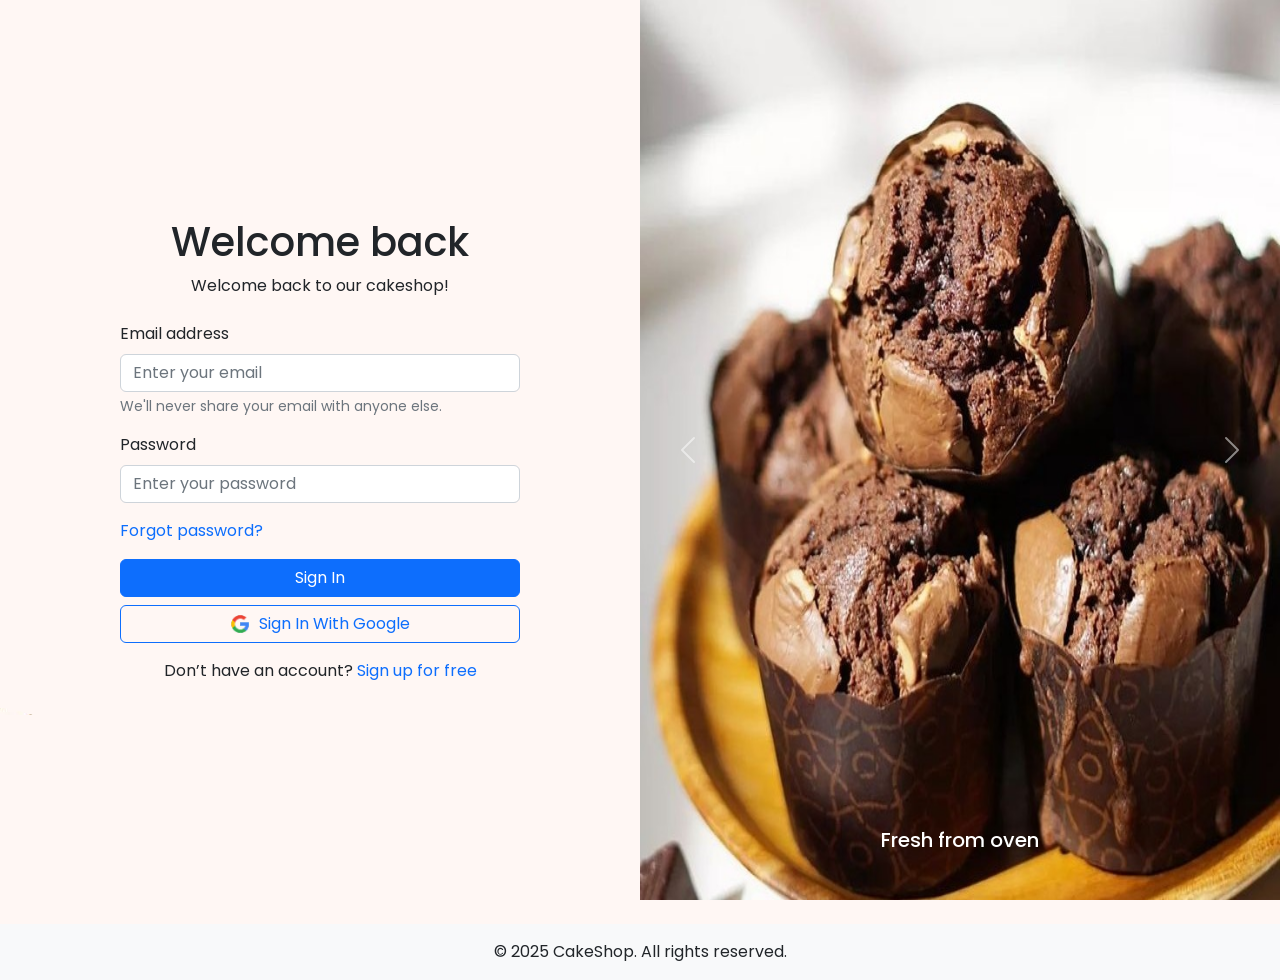
<file: index.html>
<!DOCTYPE html>
<html lang="en">
  <head>
    <meta charset="UTF-8" />
    <meta name="viewport" content="width=device-width, initial-scale=1.0" />
    <title>bakery Login Page</title>
    <link rel="stylesheet" href="css/bootstrap.css" />
    <link rel="stylesheet" href="style.css" />
    <link rel="preconnect" href="https://fonts.googleapis.com" />
    <link rel="preconnect" href="https://fonts.gstatic.com" crossorigin />
    <link
      href="https://fonts.googleapis.com/css2?family=Inter:wght@100..900&family=Poppins:wght@100..900&display=swap"
      rel="stylesheet"
    />
  </head>
  <body>
    <section class="login container-fluid">
      <div class="row min-vh-100">
        <!-- LEFT SIDE -->
        <div class="col-12 col-md-6 d-flex justify-content-center align-items-center p-4">
          <div class="w-100" style="max-width: 400px;">
            <div class="text-center mb-4">
              <h1>Welcome back</h1>
              <p>Welcome back to our cakeshop!</p>
            </div>
            <form>
              <div class="mb-3">
                <label for="exampleInputEmail1" class="form-label">Email address</label>
                <input
                  type="email"
                  class="form-control"
                  id="exampleInputEmail1"
                  aria-describedby="emailHelp"
                  placeholder="Enter your email"
                />
                <div id="emailHelp" class="form-text">
                  We'll never share your email with anyone else.
                </div>
              </div>
              <div class="mb-3">
                <label for="Password" class="form-label">Password</label>
                <input
                  type="password"
                  class="form-control"
                  id="Password"
                  placeholder="Enter your password"
                />
              </div>
              <div class="d-flex justify-content-between mb-3">
                <a href="#" class="text-decoration-none">Forgot password?</a>
              </div>
              <div class="d-grid gap-2 mb-3">
                <a href="page2.html" class="btn btn-primary">Sign In</a>
                <button class="btn btn-outline-primary" type="button">
                  <img src="img/google-logo-9824 1.png" alt="Google" style="width:18px; margin-right:6px;">
                  Sign In With Google
                </button>
              </div>
              <div class="text-center">
                <span>Don’t have an account?
                  <a href="#" class="text-decoration-none">Sign up for free</a>
                </span>
              </div>
            </form>
          </div>
        </div>

        <!-- RIGHT SIDE -->
        <div class="col-12 col-md-6 d-none d-md-block p-0">
          <div id="carouselExampleFade" class="carousel slide carousel-fade h-100" data-bs-ride="carousel">
            <div class="carousel-inner h-100">
              <div class="carousel-item active h-100">
                <img src="img/kue1.jpeg" class="d-block w-100 h-100 object-fit-cover" alt="kue1" />
                <div class="carousel-caption d-none d-md-block">
                  <h5>Fresh from oven</h5>
                </div>
              </div>
              <div class="carousel-item h-100">
                <img src="img/kue2.jpeg" class="d-block w-100 h-100 object-fit-cover" alt="kue2" />
                <div class="carousel-caption d-none d-md-block">
                  <h5>With a magic touch</h5>
                </div>
              </div>
              <div class="carousel-item h-100">
                <img src="img/kue3.jpeg" class="d-block w-100 h-100 object-fit-cover" alt="kue3" />
                <div class="carousel-caption d-none d-md-block">
                  <h5>Your Mood Booster!!!</h5>
                </div>
              </div>
            </div>
            <button class="carousel-control-prev" type="button" data-bs-target="#carouselExampleFade" data-bs-slide="prev">
              <span class="carousel-control-prev-icon"></span>
              <span class="visually-hidden">Previous</span>
            </button>
            <button class="carousel-control-next" type="button" data-bs-target="#carouselExampleFade" data-bs-slide="next">
              <span class="carousel-control-next-icon"></span>
              <span class="visually-hidden">Next</span>
            </button>
          </div>
        </div>
      </div>
    </section>

    <footer class="bg-light text-center py-3 mt-4">
      <p class="mb-0">&copy; 2025 CakeShop. All rights reserved.</p>
    </footer>

    <script src="js/bootstrap.bundle.min.js"></script>
  </body>
</html>
</file>
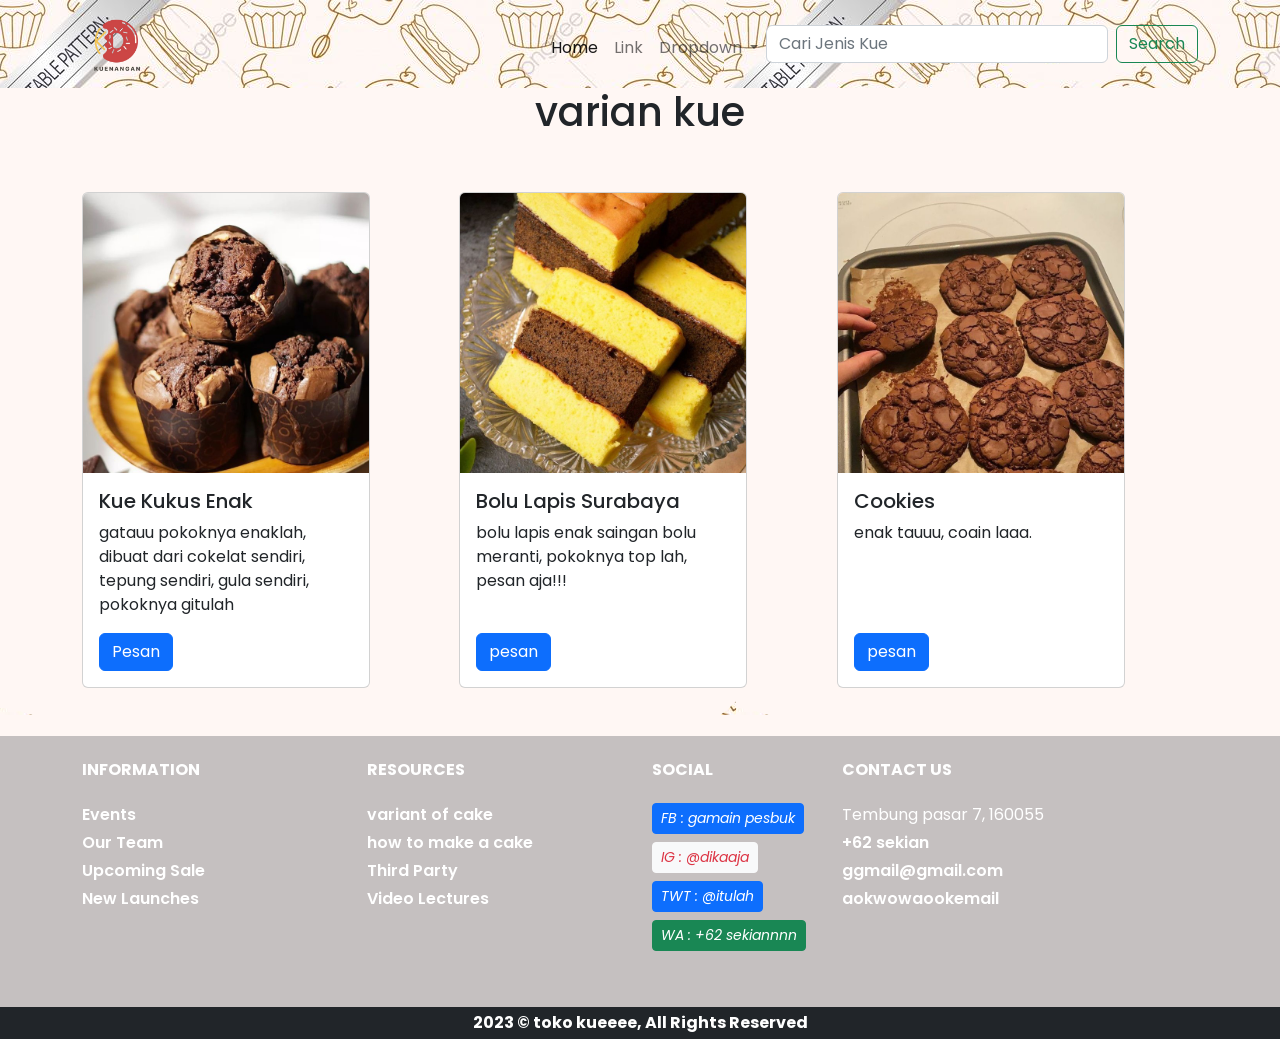
<file: page2.html>
<!DOCTYPE html>
<html lang="en">
  <head>
    <meta charset="UTF-8" />
    <meta name="viewport" content="width=device-width, initial-scale=1.0" />

    <title>Document</title>
  </head>
  <link rel="stylesheet" href="style.css" />
  <link rel="stylesheet" href="css/bootstrap.css" />
  <body class="w-100% h-100%">
    <link rel="preconnect" href="https://fonts.googleapis.com" />
    <link rel="preconnect" href="https://fonts.gstatic.com" crossorigin />
    <link
      href="https://fonts.googleapis.com/css2?family=Inter:ital,opsz,wght@0,14..32,100..900;1,14..32,100..900&family=Poppins:ital,wght@0,100;0,200;0,300;0,400;0,500;0,600;0,700;0,800;0,900;1,100;1,200;1,300;1,400;1,500;1,600;1,700;1,800;1,900&display=swap"
      rel="stylesheet"
    />
    <div class="row">
      <nav class="navbar navbar-expand-lg p-1">
        <div class="container">
          <a class="navbar-brand" href="#"><img src="img/logo.png" alt="logo" width="70"></a>
          <button
            class="navbar-toggler"
            type="button"
            data-bs-toggle="collapse"
            data-bs-target="#navbarSupportedContent"
            aria-controls="navbarSupportedContent"
            aria-expanded="false"
            aria-label="Toggle navigation"
          >
            <span class="navbar-toggler-icon"></span>
          </button>
          <div class="collapse navbar-collapse" id="navbarSupportedContent">
            <ul class="navbar-nav ms-auto mt-2">
              <li class="nav-item">
                <a class="nav-link active" aria-current="page" href="#">Home</a>
              </li>
              <li class="nav-item">
                <a class="nav-link" href="#">Link</a>
              </li>
              <li class="nav-item dropdown">
                <a
                  class="nav-link dropdown-toggle"
                  href="#"
                  role="button"
                  data-bs-toggle="dropdown"
                  aria-expanded="false"
                >
                  Dropdown
                </a>
                <ul class="dropdown-menu">
                  <li><a class="dropdown-item" href="#">Action</a></li>
                  <li><a class="dropdown-item" href="#">Another action</a></li>
                  <li><hr class="dropdown-divider" /></li>
                  <li>
                    <a class="dropdown-item" href="#">Something else here</a>
                  </li>
                </ul>
              </li>
             
            </ul>
            <form class="d-flex" role="search">
              <input
                class="form-control me-2"
                type="search"
                placeholder="Cari Jenis Kue"
                aria-label="Search"
              />
              <button class="btn btn-outline-success" type="submit">
                Search
              </button>
            </form>
          </div>
        </div>
      </nav>
    </div>
    <div class="container"> <div class="judul">
          <h1 class="text-center">varian kue</h1>
        </div></div>
    <div class="row">
      <section class="varian d-flex w-80 h-100%">
       
      </section>
    </div>

    <div class="container my-5">
      
        <div class="row g-3">
          <div class="col-md-4">
            <div class="card h-100" style="width: 18rem">
              <img src="img/kue1.jpeg" class="card-img-top" alt="..." />
              <div class="card-body">
                <h5 class="card-title">Kue Kukus Enak</h5>
                <p class="card-text">
                 gatauu pokoknya enaklah, dibuat dari cokelat sendiri, tepung sendiri, gula sendiri, pokoknya gitulah
                </p>
                <a href="https://www.bing.com/ck/a?!&&p=8044bf9564d7b64b3446257cf7855c9042b5556005f86300075e46a9d85365dfJmltdHM9MTc1OTE5MDQwMA&ptn=3&ver=2&hsh=4&fclid=37cce479-ce01-6dc6-2954-f22ccf446c0c&psq=jual+kue+kukus&u=a1aHR0cHM6Ly9zaG9wZWUuY28uaWQvbGlzdC9LdWUvS3VrdXM" class="btn btn-primary">Pesan</a>
              </div>
            </div>
          
        </div>
        <div class="col-md-4">
          <div class="card h-100" style="width: 18rem">
            <img src="img/kue2.jpeg" class="card-img-top" alt="..." />
            <div class="card-body">
              <h5 class="card-title">Bolu Lapis Surabaya</h5>
              <p class="card-text">
                bolu lapis enak saingan bolu meranti, pokoknya top lah, pesan aja!!! <br> <br>
              </p>
              <a href="https://www.bing.com/ck/a?!&&p=ad014e85cf5f268987f112145cf00450eeb96439a1439e5823f7e7a3732acc6aJmltdHM9MTc1OTE5MDQwMA&ptn=3&ver=2&hsh=4&fclid=37cce479-ce01-6dc6-2954-f22ccf446c0c&psq=jual+kue+shopee&u=a1aHR0cHM6Ly9zaG9wZWUuY28uaWQvbGlzdC9LdWU" class="btn btn-primary">pesan</a>
            </div>
          </div>
        </div>
        <div class="col-md-4">
          <div class="card h-100" style="width: 18rem">
            <img src="img/kue3.jpeg" class="card-img-top" alt="..." />
            <div class="card-body">
              <h5 class="card-title">Cookies</h5>
              <p class="card-text">
                enak tauuu, coain laaa. <br><br><br><br>
              </p>
              <a href="https://www.bing.com/ck/a?!&&p=ad014e85cf5f268987f112145cf00450eeb96439a1439e5823f7e7a3732acc6aJmltdHM9MTc1OTE5MDQwMA&ptn=3&ver=2&hsh=4&fclid=37cce479-ce01-6dc6-2954-f22ccf446c0c&psq=jual+kue+shopee&u=a1aHR0cHM6Ly9zaG9wZWUuY28uaWQvbGlzdC9LdWU" class="btn btn-primary">pesan</a>
            </div>
          </div>
        </div>
      </div>
    </div>
   <div class="row"> <footer class="footer">
    <div class="container ">
        <div class="row">
            <div class="col-sm-6 col-md-4 mt-4 col-lg-3 text-center text-sm-start">
                <div class="information">
                    <h6 class="footer-heading text-uppercase text-white fw-bold">Information</h6>
                    <ul class="list-unstyled footer-link mt-4">
                        <li class="mb-1"><a href="https://codepen.io/Gaurav-Rana-the-reactor" class="text-white text-decoration-none fw-semibold">Events</a></li>
                        <li class="mb-1"><a href="https://codepen.io/Gaurav-Rana-the-reactor" class="text-white text-decoration-none fw-semibold">Our Team</a></li>
                        <li class="mb-1"><a href="https://codepen.io/Gaurav-Rana-the-reactor" class="text-white text-decoration-none fw-semibold">Upcoming Sale</a></li>
                        <li class=""><a href="https://codepen.io/Gaurav-Rana-the-reactor" class="text-white text-decoration-none fw-semibold">New Launches</a></li>
                    </ul>
                </div>
            </div>
            <div class="col-sm-6 col-md-4 mt-4 col-lg-3 text-center text-sm-start">
                <div class="resources">
                    <h6 class="footer-heading text-uppercase text-white fw-bold">Resources</h6>
                    <ul class="list-unstyled footer-link mt-4">
                        <li class="mb-1"><a href="https://codepen.io/Gaurav-Rana-the-reactor" class="text-white text-decoration-none fw-semibold">variant of cake</a></li>
                        <li class="mb-1"><a href="https://codepen.io/Gaurav-Rana-the-reactor" class="text-white text-decoration-none fw-semibold">how to make a cake</a></li>
                        <li class="mb-1"><a href="https://codepen.io/Gaurav-Rana-the-reactor" class="text-white text-decoration-none fw-semibold">Third Party</a></li>
                        <li class=""><a href="https://codepen.io/Gaurav-Rana-the-reactor" class="text-white text-decoration-none fw-semibold">Video Lectures</a></li>
                    </ul>
                </div>
            </div>
            <div class="col-sm-6 col-md-4 mt-4 col-lg-2 text-center text-sm-start">
              <div class="social">
                  <h6 class="footer-heading text-uppercase text-white fw-bold">Social</h6>
                  <ul class="list-inline my-4">
                    <li class="list-inline-item"><a href="https://codepen.io/Gaurav-Rana-the-reactor" class="text-white btn-sm btn btn-primary mb-2"><i class="bi bi-facebook">FB : gamain pesbuk</i></a></li>
                    <li class="list-inline-item"><a href="https://codepen.io/Gaurav-Rana-the-reactor" class="text-danger btn-sm btn btn-light mb-2"><i class="bi bi-instagram">IG : @dikaaja</i></a></li>
                    <li class="list-inline-item"><a href="https://codepen.io/Gaurav-Rana-the-reactor" class="text-white btn-sm btn btn-primary mb-2"><i class="bi bi-twitter">TWT : @itulah</i></a></li>
                    <li class="list-inline-item"><a href="https://codepen.io/Gaurav-Rana-the-reactor" class="text-white btn-sm btn btn-success mb-2"><i class="bi bi-whatsapp">WA : +62 sekiannnn</i></a></li>
                </ul>
              </div>
          </div>
            <div class="col-sm-6 col-md-6 mt-4 col-lg-4 text-center text-sm-start">
              <div class="contact">
                  <h6 class="footer-heading text-uppercase text-white fw-bold">Contact Us</h6>
                  <address class="mt-4 m-0 text-white mb-1"><i class="bi bi-pin-map fw-semibold"></i> Tembung pasar 7, 160055</address>
                  <a href="tel:+" class="text-white mb-1 text-decoration-none d-block fw-semibold"><i class="bi bi-telephone"></i>  +62 sekian</a>
                  <a href="mailto:" class="text-white mb-1 text-decoration-none d-block fw-semibold"><i class="bi bi-envelope"></i> ggmail@gmail.com</a>
                  <a href="" class="text-white text-decoration-none fw-semibold"><i class="bi bi-skype"></i> aokwowaookemail</a>
              </div>
            </div>
        </div>
    </div>
    <div class="text-center bg-dark text-white mt-4 p-1">
        <p class="mb-0 fw-bold">2023 © toko kueeee, All Rights Reserved</p>
    </div>
  </footer></div>
  </body>
  <script src="js/bootstrap.bundle.min.js"></script>
</html>
</file>
<file: style.css>
* {
  font-family: "Poppins", sans-serif;
}
.login {
    height: 100vh;
}

.header h1 {

  font-family: 'Poppins';
  font-style: normal;
  font-weight: 600;
  font-size: 32px;
  line-height: 48px;
  color: #000000;

}

.header p {

  font-family: 'Poppins';
  font-style: normal;
  font-weight: 400;
  font-size: 14px;
  line-height: 21px;
  color: #737373;
  margin-bottom: 23px;

}

.loginform a {

  font-family: 'Poppins';
  font-style: normal;
  font-weight: 400;
  font-size: 14px;
  line-height: 21px;
  color: #737373;
  margin-top: 20px;
  margin-bottom: 20px;
  display: block;

}

.loginform .signin {

  width: 100%;
  height: 42px;
  background: #000000;
  border-radius: 8px;
  color: #ffffff;
  border: none;

}

.loginform .signin-google {

  width: 100%;
  height: 42px;
  background: #FFFFFF;
  border: 1px solid #BCBCBC;
  border-radius: 8px;
  margin: 10px 0 20px 0;

}

.loginform span {

  font-style: normal;
  font-weight: 400;
  font-size: 14px;
  line-height: 21px;
  color: #737373;

}

.loginform span a {

  font-weight: 600;

}

.login-left {

  background-color: #faeded;
}

.corousel-caption h5 {

position: absolute;
width: 265px;
height: 48px;
left: 210px;
top: 585px;

font-family: 'Poppins';
font-style: normal;
font-weight: 600;
font-size: 38px;
line-height: 48px;
text-align: center;

color: #FFFFFF;

text-shadow: 0px 3px 5px rgba(0, 0, 0, 0.15);

}

.varian {

  display: block;
}

.navbar {

  background-image: url('img/bg3.jpeg');

}

body {

  background-image: url('img/bg5.png');
  
}

.footer {

background-color: #c5c0c0;

}
</file>
